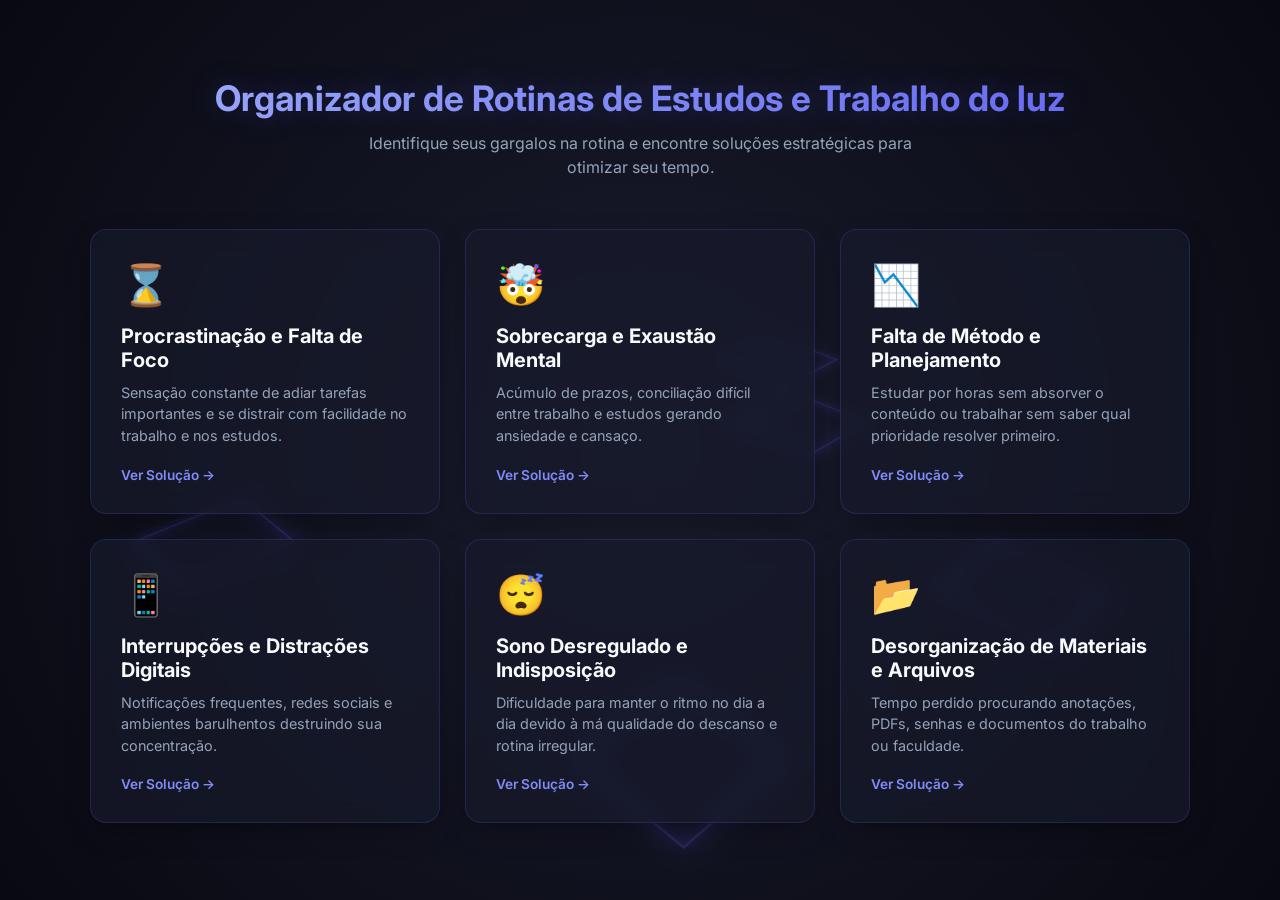
<file: index.html>
<!DOCTYPE html>
<html lang="pt-BR">
<head>
    <meta charset="UTF-8">
    <meta name="viewport" content="width=device-width, initial-scale=1.0">
    <title>Organizador de Rotinas de Estudos e Trabalho do luz</title>
    <link rel="stylesheet" href="style.css">
    <link rel="preconnect" href="https://fonts.googleapis.com">
    <link rel="preconnect" href="https://fonts.gstatic.com" crossorigin>
    <link href="https://fonts.googleapis.com/css2?family=Inter:wght@300;400;600;700&display=swap" rel="stylesheet">
</head>
<body>

    <!-- Fundo Tridimensional -->
    <div class="bg-3d-container">
        <div class="cube-grid">
            <div class="cube"></div>
            <div class="cube"></div>
            <div class="cube"></div>
            <div class="cube"></div>
            <div class="cube"></div>
        </div>
    </div>

    <!-- Conteúdo Principal -->
    <div class="container">
        <header>
            <h1>Organizador de Rotinas de Estudos e Trabalho do luz</h1>
            <p class="subtitle">Identifique seus gargalos na rotina e encontre soluções estratégicas para otimizar seu tempo.</p>
        </header>

        <main class="cards-grid">
            <!-- Card 1 -->
            <div class="card" onclick="window.location.href='procrastinacao-e-foco.html'">
                <div class="card-icon">⌛</div>
                <h3>Procrastinação e Falta de Foco</h3>
                <p>Sensação constante de adiar tarefas importantes e se distrair com facilidade no trabalho e nos estudos.</p>
                <span class="btn-detalhes">Ver Solução &rarr;</span>
            </div>

            <!-- Card 2 -->
            <div class="card" onclick="window.location.href='sobrecarga-e-exaustao.html'">
                <div class="card-icon">🤯</div>
                <h3>Sobrecarga e Exaustão Mental</h3>
                <p>Acúmulo de prazos, conciliação difícil entre trabalho e estudos gerando ansiedade e cansaço.</p>
                <span class="btn-detalhes">Ver Solução &rarr;</span>
            </div>

            <!-- Card 3 -->
            <div class="card" onclick="window.location.href='metodo-e-planejamento.html'">
                <div class="card-icon">📉</div>
                <h3>Falta de Método e Planejamento</h3>
                <p>Estudar por horas sem absorver o conteúdo ou trabalhar sem saber qual prioridade resolver primeiro.</p>
                <span class="btn-detalhes">Ver Solução &rarr;</span>
            </div>

            <!-- Card 4 -->
            <div class="card" onclick="window.location.href='distracoes-digitais.html'">
                <div class="card-icon">📱</div>
                <h3>Interrupções e Distrações Digitais</h3>
                <p>Notificações frequentes, redes sociais e ambientes barulhentos destruindo sua concentração.</p>
                <span class="btn-detalhes">Ver Solução &rarr;</span>
            </div>

            <!-- Card 5 -->
            <div class="card" onclick="window.location.href='sono-e-indisposicao.html'">
                <div class="card-icon">😴</div>
                <h3>Sono Desregulado e Indisposição</h3>
                <p>Dificuldade para manter o ritmo no dia a dia devido à má qualidade do descanso e rotina irregular.</p>
                <span class="btn-detalhes">Ver Solução &rarr;</span>
            </div>

            <!-- Card 6 -->
            <div class="card" onclick="window.location.href='organizacao-de-materiais.html'">
                <div class="card-icon">📂</div>
                <h3>Desorganização de Materiais e Arquivos</h3>
                <p>Tempo perdido procurando anotações, PDFs, senhas e documentos do trabalho ou faculdade.</p>
                <span class="btn-detalhes">Ver Solução &rarr;</span>
            </div>
        </main>
    </div>

</body>
</html>
</file>
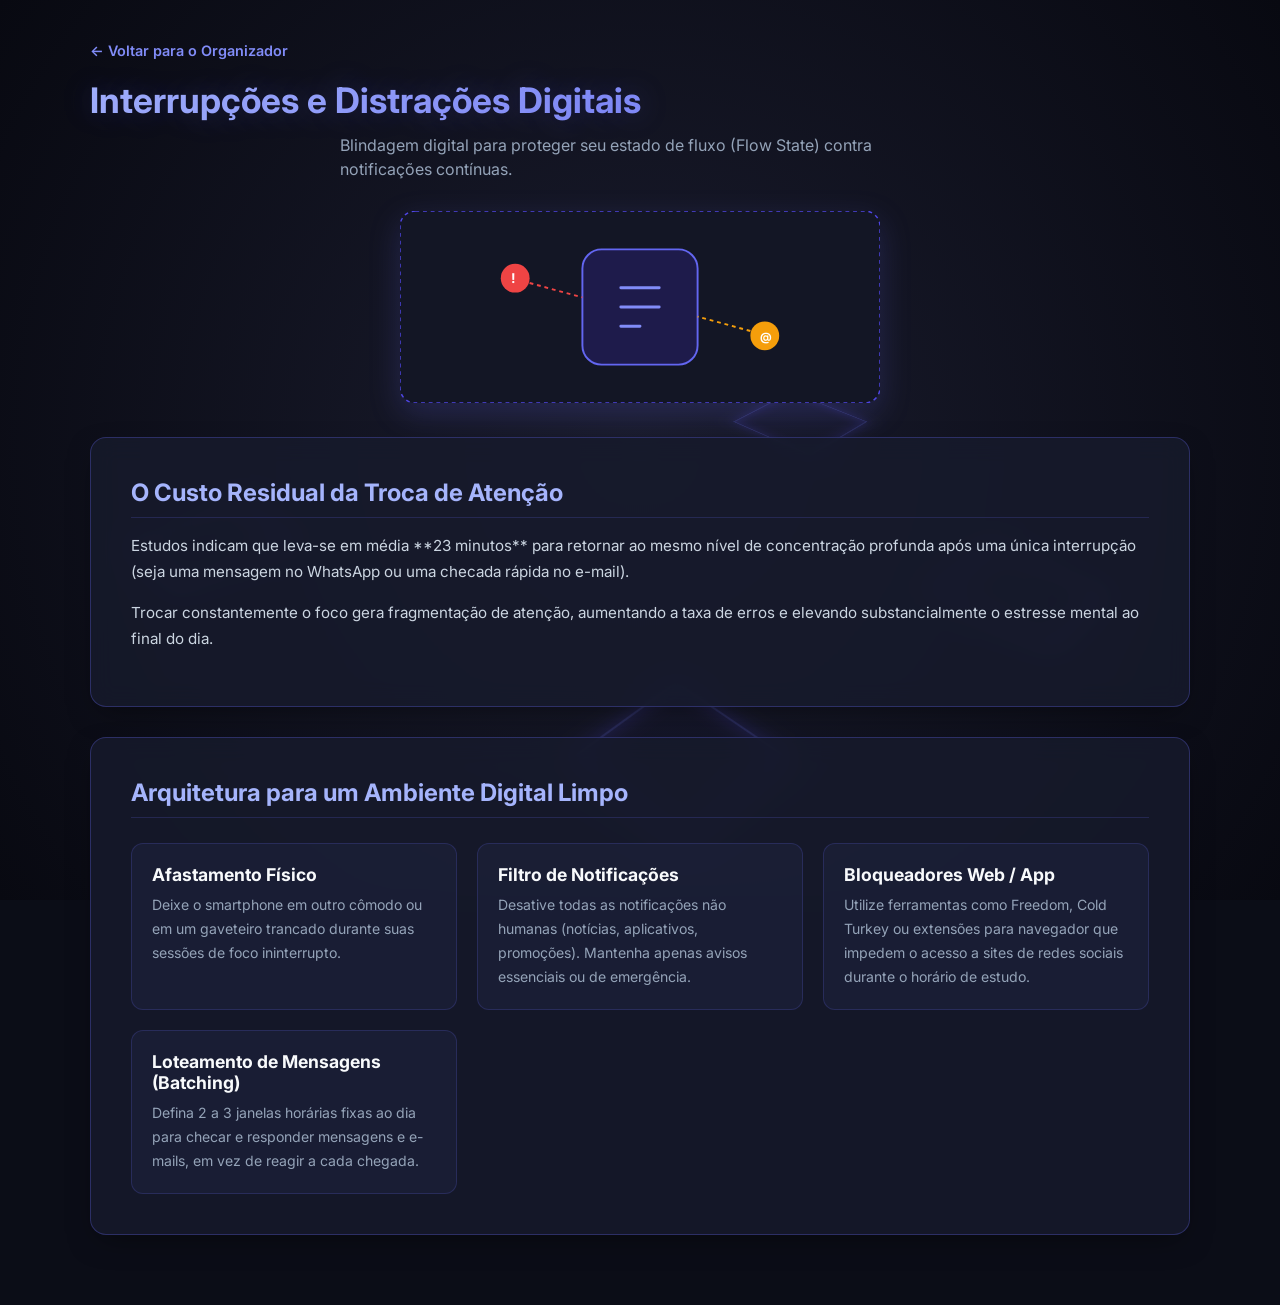
<file: distracoes-digitais.html>
<!DOCTYPE html>
<html lang="pt-BR">
<head>
    <meta charset="UTF-8">
    <meta name="viewport" content="width=device-width, initial-scale=1.0">
    <title>Distrações Digitais | Guia Completo</title>
    <link rel="stylesheet" href="style.css">
    <link rel="preconnect" href="https://fonts.googleapis.com">
    <link rel="preconnect" href="https://fonts.gstatic.com" crossorigin>
    <link href="https://fonts.googleapis.com/css2?family=Inter:wght@300;400;600;700&display=swap" rel="stylesheet">
    <style>
        .page-header { text-align: left; margin-bottom: 30px; }
        .back-link { display: inline-flex; align-items: center; gap: 8px; color: #818cf8; text-decoration: none; font-size: 0.9rem; font-weight: 600; margin-bottom: 20px; transition: color 0.2s; }
        .back-link:hover { color: #c7d2fe; }
        .content-card { background: rgba(23, 27, 44, 0.85); border: 1px solid rgba(99, 102, 241, 0.3); border-radius: 16px; padding: 40px; backdrop-filter: blur(12px); box-shadow: 0 10px 30px -10px rgba(0,0,0,0.5); margin-bottom: 30px; }
        .content-card h2 { color: #a5b4fc; font-size: 1.5rem; margin-bottom: 15px; border-bottom: 1px solid rgba(99, 102, 241, 0.2); padding-bottom: 10px; }
        .content-card p { line-height: 1.7; color: #cbd5e1; margin-bottom: 15px; font-size: 0.95rem; }
        .feature-grid { display: grid; grid-template-columns: repeat(auto-fit, minmax(280px, 1fr)); gap: 20px; margin-top: 25px; }
        .feature-item { background: rgba(30, 36, 62, 0.6); border: 1px solid rgba(99, 102, 241, 0.2); border-radius: 12px; padding: 20px; }
        .feature-item h3 { color: #f8fafc; font-size: 1.1rem; margin-bottom: 8px; }
        .feature-item p { font-size: 0.88rem; color: #94a3b8; margin-bottom: 0; }
        .hero-figure { text-align: center; margin: 30px 0; }
        .hero-figure svg { width: 100%; max-width: 480px; height: auto; filter: drop-shadow(0 10px 15px rgba(99, 102, 241, 0.2)); }
    </style>
</head>
<body>

    <div class="bg-3d-container">
        <div class="cube-grid">
            <div class="cube"></div>
            <div class="cube"></div>
            <div class="cube"></div>
            <div class="cube"></div>
            <div class="cube"></div>
        </div>
    </div>

    <div class="container">
        <header class="page-header">
            <a href="index.html" class="back-link">&larr; Voltar para o Organizador</a>
            <h1>Interrupções e Distrações Digitais</h1>
            <p class="subtitle">Blindagem digital para proteger seu estado de fluxo (Flow State) contra notificações contínuas.</p>
        </header>

        <!-- FIGURA VETORIAL ILUSTRATIVA -->
        <div class="hero-figure">
            <svg viewBox="0 0 500 200" fill="none" xmlns="http://www.w3.org/2000/svg">
                <rect width="500" height="200" rx="16" fill="#131625" stroke="#4F46E5" stroke-width="1.5" stroke-dasharray="4 4"/>
                <rect x="190" y="40" width="120" height="120" rx="20" fill="#1E1B4B" stroke="#6366F1" stroke-width="2"/>
                <path d="M230 80H270M230 100H270M230 120H250" stroke="#818CF8" stroke-width="3" stroke-linecap="round"/>
                
                <circle cx="120" cy="70" r="15" fill="#EF4444"/>
                <text x="116" y="75" fill="#FFF" font-family="sans-serif" font-size="14" font-weight="bold">!</text>
                <path d="M135 75L190 90" stroke="#EF4444" stroke-width="2" stroke-dasharray="4 4"/>

                <circle cx="380" cy="130" r="15" fill="#F59E0B"/>
                <text x="375" y="135" fill="#FFF" font-family="sans-serif" font-size="12" font-weight="bold">@</text>
                <path d="M365 125L310 110" stroke="#F59E0B" stroke-width="2" stroke-dasharray="4 4"/>
            </svg>
        </div>

        <main>
            <section class="content-card">
                <h2>O Custo Residual da Troca de Atenção</h2>
                <p>Estudos indicam que leva-se em média **23 minutos** para retornar ao mesmo nível de concentração profunda após uma única interrupção (seja uma mensagem no WhatsApp ou uma checada rápida no e-mail).</p>
                <p>Trocar constantemente o foco gera fragmentação de atenção, aumentando a taxa de erros e elevando substancialmente o estresse mental ao final do dia.</p>
            </section>

            <section class="content-card">
                <h2>Arquitetura para um Ambiente Digital Limpo</h2>
                <div class="feature-grid">
                    <div class="feature-item">
                        <h3>Afastamento Físico</h3>
                        <p>Deixe o smartphone em outro cômodo ou em um gaveteiro trancado durante suas sessões de foco ininterrupto.</p>
                    </div>
                    <div class="feature-item">
                        <h3>Filtro de Notificações</h3>
                        <p>Desative todas as notificações não humanas (notícias, aplicativos, promoções). Mantenha apenas avisos essenciais ou de emergência.</p>
                    </div>
                    <div class="feature-item">
                        <h3>Bloqueadores Web / App</h3>
                        <p>Utilize ferramentas como Freedom, Cold Turkey ou extensões para navegador que impedem o acesso a sites de redes sociais durante o horário de estudo.</p>
                    </div>
                    <div class="feature-item">
                        <h3>Loteamento de Mensagens (Batching)</h3>
                        <p>Defina 2 a 3 janelas horárias fixas ao dia para checar e responder mensagens e e-mails, em vez de reagir a cada chegada.</p>
                    </div>
                </div>
            </section>
        </main>
    </div>

</body>
</html>
</file>
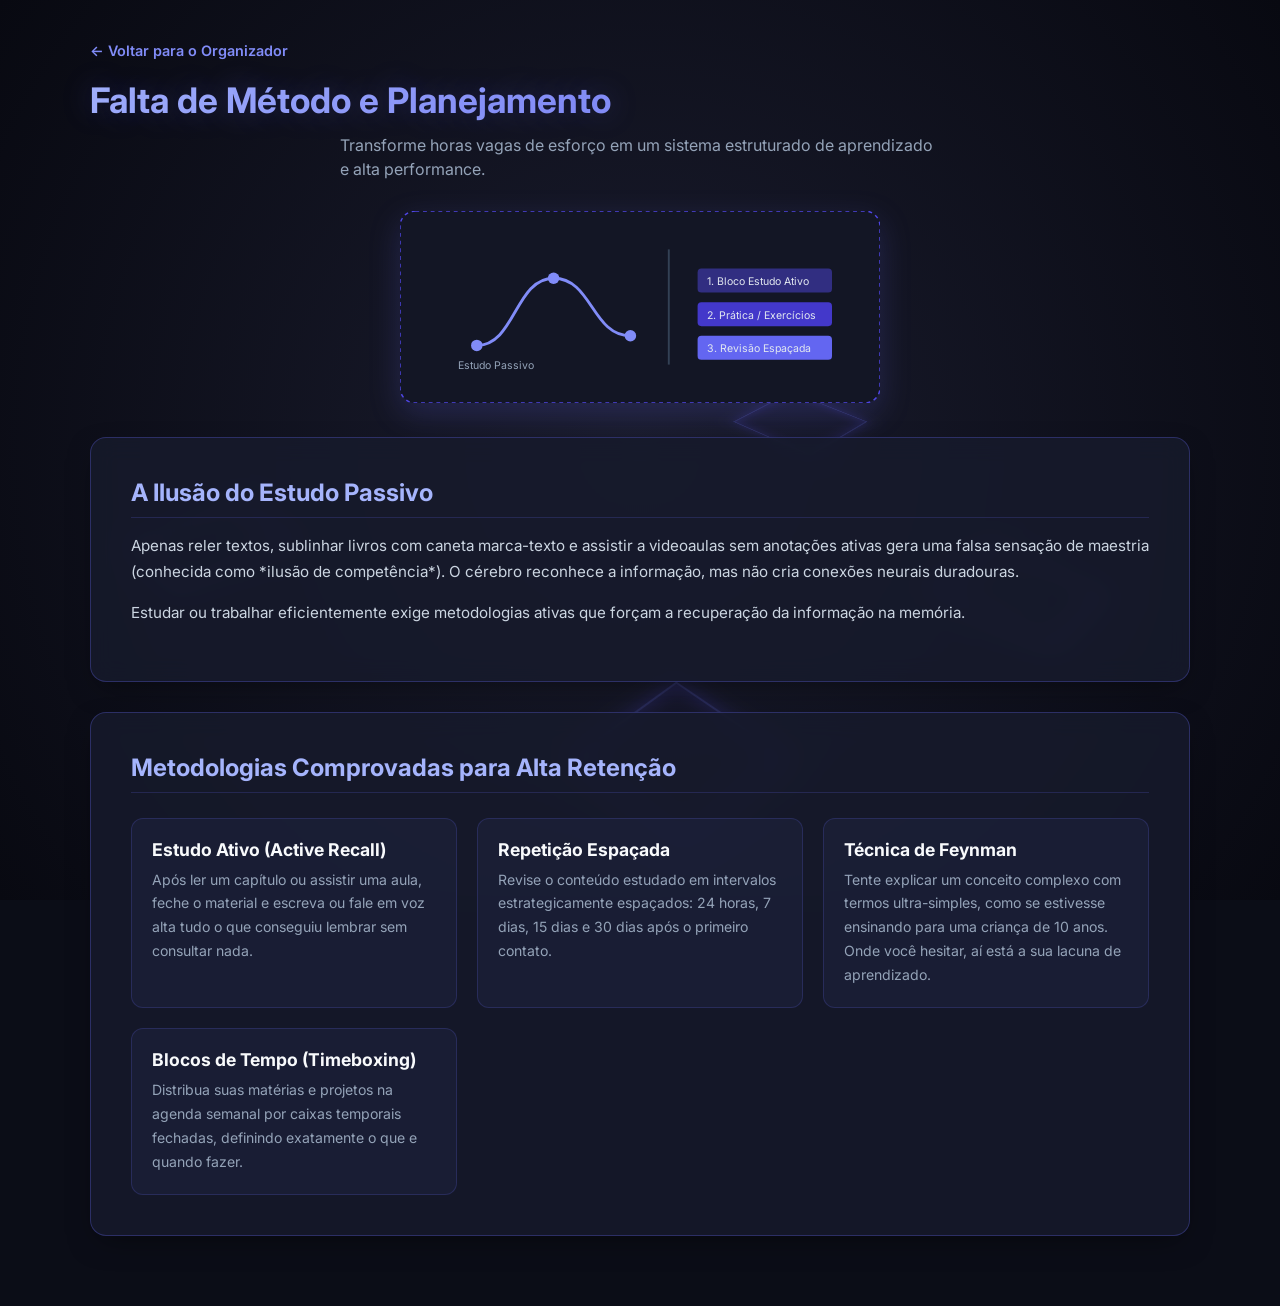
<file: metodo-e-planejamento.html>
<!DOCTYPE html>
<html lang="pt-BR">
<head>
    <meta charset="UTF-8">
    <meta name="viewport" content="width=device-width, initial-scale=1.0">
    <title>Método e Planejamento | Guia Completo</title>
    <link rel="stylesheet" href="style.css">
    <link rel="preconnect" href="https://fonts.googleapis.com">
    <link rel="preconnect" href="https://fonts.gstatic.com" crossorigin>
    <link href="https://fonts.googleapis.com/css2?family=Inter:wght@300;400;600;700&display=swap" rel="stylesheet">
    <style>
        .page-header { text-align: left; margin-bottom: 30px; }
        .back-link { display: inline-flex; align-items: center; gap: 8px; color: #818cf8; text-decoration: none; font-size: 0.9rem; font-weight: 600; margin-bottom: 20px; transition: color 0.2s; }
        .back-link:hover { color: #c7d2fe; }
        .content-card { background: rgba(23, 27, 44, 0.85); border: 1px solid rgba(99, 102, 241, 0.3); border-radius: 16px; padding: 40px; backdrop-filter: blur(12px); box-shadow: 0 10px 30px -10px rgba(0,0,0,0.5); margin-bottom: 30px; }
        .content-card h2 { color: #a5b4fc; font-size: 1.5rem; margin-bottom: 15px; border-bottom: 1px solid rgba(99, 102, 241, 0.2); padding-bottom: 10px; }
        .content-card p { line-height: 1.7; color: #cbd5e1; margin-bottom: 15px; font-size: 0.95rem; }
        .feature-grid { display: grid; grid-template-columns: repeat(auto-fit, minmax(280px, 1fr)); gap: 20px; margin-top: 25px; }
        .feature-item { background: rgba(30, 36, 62, 0.6); border: 1px solid rgba(99, 102, 241, 0.2); border-radius: 12px; padding: 20px; }
        .feature-item h3 { color: #f8fafc; font-size: 1.1rem; margin-bottom: 8px; }
        .feature-item p { font-size: 0.88rem; color: #94a3b8; margin-bottom: 0; }
        .hero-figure { text-align: center; margin: 30px 0; }
        .hero-figure svg { width: 100%; max-width: 480px; height: auto; filter: drop-shadow(0 10px 15px rgba(99, 102, 241, 0.2)); }
    </style>
</head>
<body>

    <div class="bg-3d-container">
        <div class="cube-grid">
            <div class="cube"></div>
            <div class="cube"></div>
            <div class="cube"></div>
            <div class="cube"></div>
            <div class="cube"></div>
        </div>
    </div>

    <div class="container">
        <header class="page-header">
            <a href="index.html" class="back-link">&larr; Voltar para o Organizador</a>
            <h1>Falta de Método e Planejamento</h1>
            <p class="subtitle">Transforme horas vagas de esforço em um sistema estruturado de aprendizado e alta performance.</p>
        </header>

        <!-- FIGURA VETORIAL ILUSTRATIVA -->
        <div class="hero-figure">
            <svg viewBox="0 0 500 200" fill="none" xmlns="http://www.w3.org/2000/svg">
                <rect width="500" height="200" rx="16" fill="#131625" stroke="#4F46E5" stroke-width="1.5" stroke-dasharray="4 4"/>
                <path d="M80 140C120 140 120 70 160 70C200 70 200 130 240 130" stroke="#818CF8" stroke-width="3" fill="none"/>
                <circle cx="80" cy="140" r="6" fill="#818CF8"/>
                <circle cx="160" cy="70" r="6" fill="#818CF8"/>
                <circle cx="240" cy="130" r="6" fill="#818CF8"/>
                <text x="60" y="165" fill="#94A3B8" font-family="sans-serif" font-size="11">Estudo Passivo</text>
                
                <line x1="280" y1="40" x2="280" y2="160" stroke="#334155" stroke-width="2"/>
                
                <rect x="310" y="60" width="140" height="25" rx="4" fill="#312E81"/>
                <rect x="310" y="95" width="140" height="25" rx="4" fill="#4338CA"/>
                <rect x="310" y="130" width="140" height="25" rx="4" fill="#6366F1"/>
                <text x="320" y="77" fill="#E2E8F0" font-family="sans-serif" font-size="11">1. Bloco Estudo Ativo</text>
                <text x="320" y="112" fill="#E2E8F0" font-family="sans-serif" font-size="11">2. Prática / Exercícios</text>
                <text x="320" y="147" fill="#E2E8F0" font-family="sans-serif" font-size="11">3. Revisão Espaçada</text>
            </svg>
        </div>

        <main>
            <section class="content-card">
                <h2>A Ilusão do Estudo Passivo</h2>
                <p>Apenas reler textos, sublinhar livros com caneta marca-texto e assistir a videoaulas sem anotações ativas gera uma falsa sensação de maestria (conhecida como *ilusão de competência*). O cérebro reconhece a informação, mas não cria conexões neurais duradouras.</p>
                <p>Estudar ou trabalhar eficientemente exige metodologias ativas que forçam a recuperação da informação na memória.</p>
            </section>

            <section class="content-card">
                <h2>Metodologias Comprovadas para Alta Retenção</h2>
                <div class="feature-grid">
                    <div class="feature-item">
                        <h3>Estudo Ativo (Active Recall)</h3>
                        <p>Após ler um capítulo ou assistir uma aula, feche o material e escreva ou fale em voz alta tudo o que conseguiu lembrar sem consultar nada.</p>
                    </div>
                    <div class="feature-item">
                        <h3>Repetição Espaçada</h3>
                        <p>Revise o conteúdo estudado em intervalos estrategicamente espaçados: 24 horas, 7 dias, 15 dias e 30 dias após o primeiro contato.</p>
                    </div>
                    <div class="feature-item">
                        <h3>Técnica de Feynman</h3>
                        <p>Tente explicar um conceito complexo com termos ultra-simples, como se estivesse ensinando para uma criança de 10 anos. Onde você hesitar, aí está a sua lacuna de aprendizado.</p>
                    </div>
                    <div class="feature-item">
                        <h3>Blocos de Tempo (Timeboxing)</h3>
                        <p>Distribua suas matérias e projetos na agenda semanal por caixas temporais fechadas, definindo exatamente o que e quando fazer.</p>
                    </div>
                </div>
            </section>
        </main>
    </div>

</body>
</html>
</file>
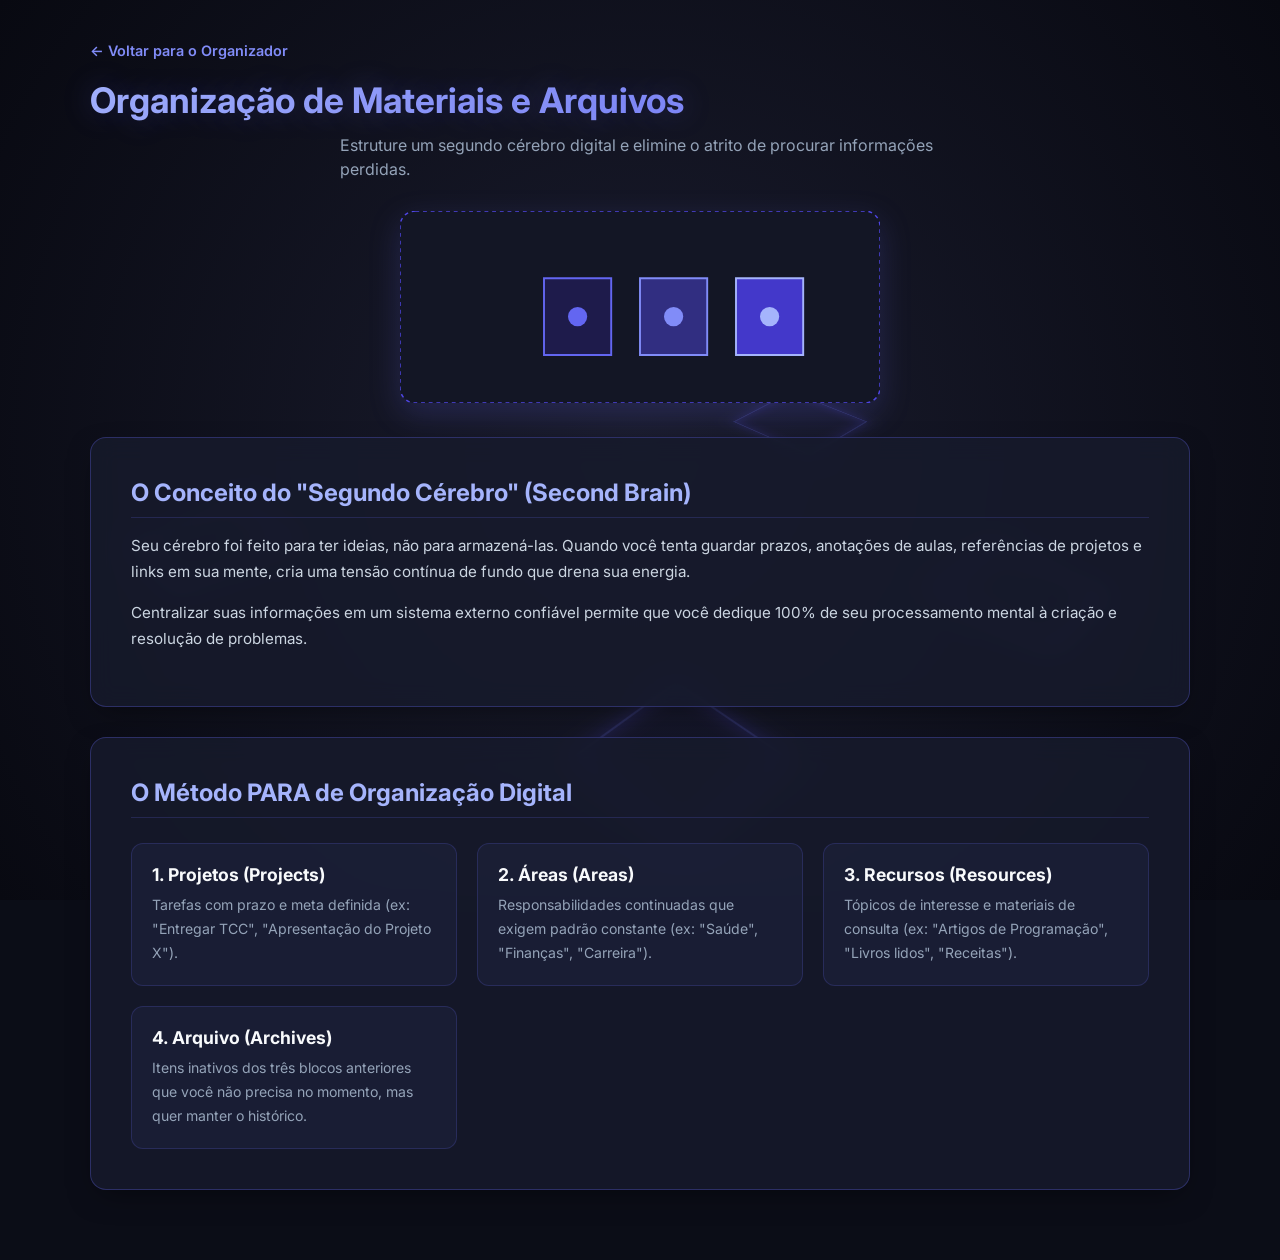
<file: organizacao-de-materiais.html>
<!DOCTYPE html>
<html lang="pt-BR">
<head>
    <meta charset="UTF-8">
    <meta name="viewport" content="width=device-width, initial-scale=1.0">
    <title>Organização de Materiais e Arquivos | Guia Completo</title>
    <link rel="stylesheet" href="style.css">
    <link rel="preconnect" href="https://fonts.googleapis.com">
    <link rel="preconnect" href="https://fonts.gstatic.com" crossorigin>
    <link href="https://fonts.googleapis.com/css2?family=Inter:wght@300;400;600;700&display=swap" rel="stylesheet">
    <style>
        .page-header { text-align: left; margin-bottom: 30px; }
        .back-link { display: inline-flex; align-items: center; gap: 8px; color: #818cf8; text-decoration: none; font-size: 0.9rem; font-weight: 600; margin-bottom: 20px; transition: color 0.2s; }
        .back-link:hover { color: #c7d2fe; }
        .content-card { background: rgba(23, 27, 44, 0.85); border: 1px solid rgba(99, 102, 241, 0.3); border-radius: 16px; padding: 40px; backdrop-filter: blur(12px); box-shadow: 0 10px 30px -10px rgba(0,0,0,0.5); margin-bottom: 30px; }
        .content-card h2 { color: #a5b4fc; font-size: 1.5rem; margin-bottom: 15px; border-bottom: 1px solid rgba(99, 102, 241, 0.2); padding-bottom: 10px; }
        .content-card p { line-height: 1.7; color: #cbd5e1; margin-bottom: 15px; font-size: 0.95rem; }
        .feature-grid { display: grid; grid-template-columns: repeat(auto-fit, minmax(280px, 1fr)); gap: 20px; margin-top: 25px; }
        .feature-item { background: rgba(30, 36, 62, 0.6); border: 1px solid rgba(99, 102, 241, 0.2); border-radius: 12px; padding: 20px; }
        .feature-item h3 { color: #f8fafc; font-size: 1.1rem; margin-bottom: 8px; }
        .feature-item p { font-size: 0.88rem; color: #94a3b8; margin-bottom: 0; }
        .hero-figure { text-align: center; margin: 30px 0; }
        .hero-figure svg { width: 100%; max-width: 480px; height: auto; filter: drop-shadow(0 10px 15px rgba(99, 102, 241, 0.2)); }
    </style>
</head>
<body>

    <div class="bg-3d-container">
        <div class="cube-grid">
            <div class="cube"></div>
            <div class="cube"></div>
            <div class="cube"></div>
            <div class="cube"></div>
            <div class="cube"></div>
        </div>
    </div>

    <div class="container">
        <header class="page-header">
            <a href="index.html" class="back-link">&larr; Voltar para o Organizador</a>
            <h1>Organização de Materiais e Arquivos</h1>
            <p class="subtitle">Estruture um segundo cérebro digital e elimine o atrito de procurar informações perdidas.</p>
        </header>

        <!-- FIGURA VETORIAL ILUSTRATIVA -->
        <div class="hero-figure">
            <svg viewBox="0 0 500 200" fill="none" xmlns="http://www.w3.org/2000/svg">
                <rect width="500" height="200" rx="16" fill="#131625" stroke="#4F46E5" stroke-width="1.5" stroke-dasharray="4 4"/>
                <path d="M150 70H220V150H150V70Z" fill="#1E1B4B" stroke="#6366F1" stroke-width="2"/>
                <path d="M250 70H320V150H250V70Z" fill="#312E81" stroke="#818CF8" stroke-width="2"/>
                <path d="M350 70H420V150H350V70Z" fill="#4338CA" stroke="#A5B4FC" stroke-width="2"/>
                <circle cx="185" cy="110" r="10" fill="#6366F1"/>
                <circle cx="285" cy="110" r="10" fill="#818CF8"/>
                <circle cx="385" cy="110" r="10" fill="#A5B4FC"/>
            </svg>
        </div>

        <main>
            <section class="content-card">
                <h2>O Conceito do "Segundo Cérebro" (Second Brain)</h2>
                <p>Seu cérebro foi feito para ter ideias, não para armazená-las. Quando você tenta guardar prazos, anotações de aulas, referências de projetos e links em sua mente, cria uma tensão contínua de fundo que drena sua energia.</p>
                <p>Centralizar suas informações em um sistema externo confiável permite que você dedique 100% de seu processamento mental à criação e resolução de problemas.</p>
            </section>

            <section class="content-card">
                <h2>O Método PARA de Organização Digital</h2>
                <div class="feature-grid">
                    <div class="feature-item">
                        <h3>1. Projetos (Projects)</h3>
                        <p>Tarefas com prazo e meta definida (ex: "Entregar TCC", "Apresentação do Projeto X").</p>
                    </div>
                    <div class="feature-item">
                        <h3>2. Áreas (Areas)</h3>
                        <p>Responsabilidades continuadas que exigem padrão constante (ex: "Saúde", "Finanças", "Carreira").</p>
                    </div>
                    <div class="feature-item">
                        <h3>3. Recursos (Resources)</h3>
                        <p>Tópicos de interesse e materiais de consulta (ex: "Artigos de Programação", "Livros lidos", "Receitas").</p>
                    </div>
                    <div class="feature-item">
                        <h3>4. Arquivo (Archives)</h3>
                        <p>Itens inativos dos três blocos anteriores que você não precisa no momento, mas quer manter o histórico.</p>
                    </div>
                </div>
            </section>
        </main>
    </div>

</body>
</html>
</file>
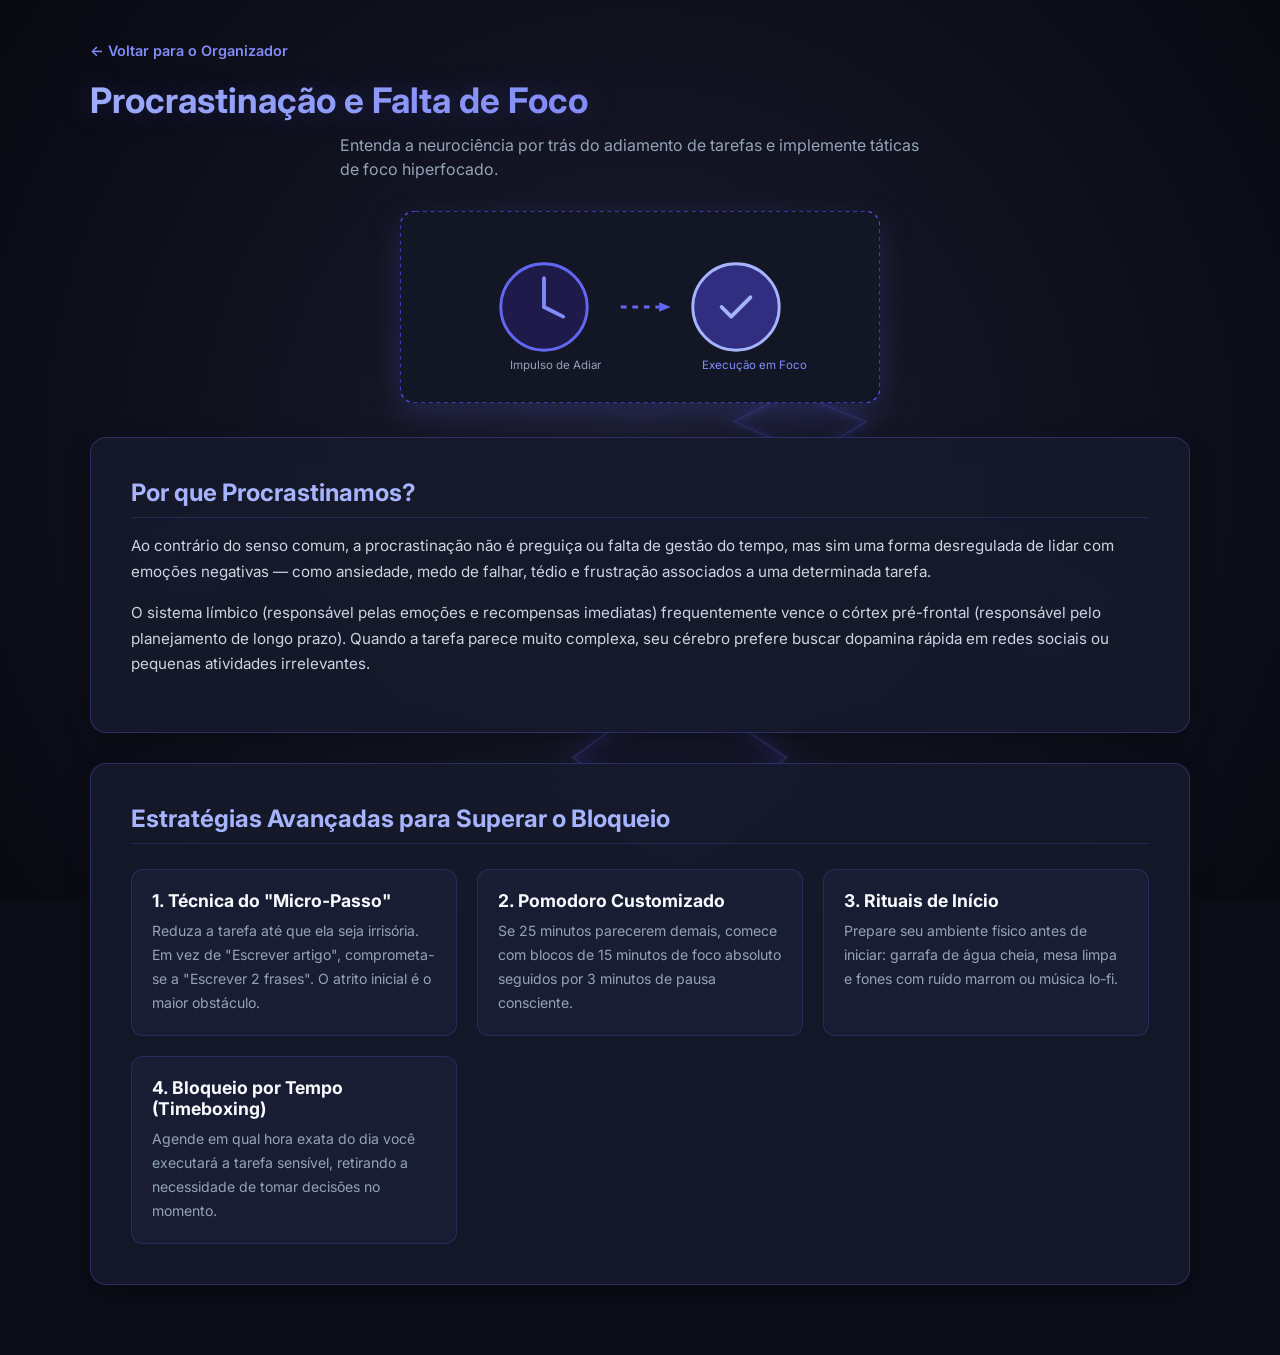
<file: procrastinacao-e-foco.html>
<!DOCTYPE html>
<html lang="pt-BR">
<head>
    <meta charset="UTF-8">
    <meta name="viewport" content="width=device-width, initial-scale=1.0">
    <title>Procrastinação e Falta de Foco | Guia Completo</title>
    <link rel="stylesheet" href="style.css">
    <link rel="preconnect" href="https://fonts.googleapis.com">
    <link rel="preconnect" href="https://fonts.gstatic.com" crossorigin>
    <link href="https://fonts.googleapis.com/css2?family=Inter:wght@300;400;600;700&display=swap" rel="stylesheet">
    <style>
        .page-header { text-align: left; margin-bottom: 30px; }
        .back-link { display: inline-flex; align-items: center; gap: 8px; color: #818cf8; text-decoration: none; font-size: 0.9rem; font-weight: 600; margin-bottom: 20px; transition: color 0.2s; }
        .back-link:hover { color: #c7d2fe; }
        .content-card { background: rgba(23, 27, 44, 0.85); border: 1px solid rgba(99, 102, 241, 0.3); border-radius: 16px; padding: 40px; backdrop-filter: blur(12px); box-shadow: 0 10px 30px -10px rgba(0,0,0,0.5); margin-bottom: 30px; }
        .content-card h2 { color: #a5b4fc; font-size: 1.5rem; margin-bottom: 15px; border-bottom: 1px solid rgba(99, 102, 241, 0.2); padding-bottom: 10px; }
        .content-card p { line-height: 1.7; color: #cbd5e1; margin-bottom: 15px; font-size: 0.95rem; }
        .feature-grid { display: grid; grid-template-columns: repeat(auto-fit, minmax(280px, 1fr)); gap: 20px; margin-top: 25px; }
        .feature-item { background: rgba(30, 36, 62, 0.6); border: 1px solid rgba(99, 102, 241, 0.2); border-radius: 12px; padding: 20px; }
        .feature-item h3 { color: #f8fafc; font-size: 1.1rem; margin-bottom: 8px; }
        .feature-item p { font-size: 0.88rem; color: #94a3b8; margin-bottom: 0; }
        .hero-figure { text-align: center; margin: 30px 0; }
        .hero-figure svg { width: 100%; max-width: 480px; height: auto; filter: drop-shadow(0 10px 15px rgba(99, 102, 241, 0.2)); }
    </style>
</head>
<body>

    <div class="bg-3d-container">
        <div class="cube-grid">
            <div class="cube"></div>
            <div class="cube"></div>
            <div class="cube"></div>
            <div class="cube"></div>
            <div class="cube"></div>
        </div>
    </div>

    <div class="container">
        <header class="page-header">
            <a href="index.html" class="back-link">&larr; Voltar para o Organizador</a>
            <h1>Procrastinação e Falta de Foco</h1>
            <p class="subtitle">Entenda a neurociência por trás do adiamento de tarefas e implemente táticas de foco hiperfocado.</p>
        </header>

        <!-- FIGURA VETORIAL ILUSTRATIVA -->
        <div class="hero-figure">
            <svg viewBox="0 0 500 200" fill="none" xmlns="http://www.w3.org/2000/svg">
                <rect width="500" height="200" rx="16" fill="#131625" stroke="#4F46E5" stroke-width="1.5" stroke-dasharray="4 4"/>
                <circle cx="150" cy="100" r="45" fill="#1E1B4B" stroke="#6366F1" stroke-width="3"/>
                <path d="M150 70V100L170 110" stroke="#818CF8" stroke-width="4" stroke-linecap="round"/>
                <path d="M230 100H270" stroke="#6366F1" stroke-width="3" stroke-dasharray="6 6"/>
                <polygon points="270,95 282,100 270,105" fill="#6366F1"/>
                <circle cx="350" cy="100" r="45" fill="#312E81" stroke="#A5B4FC" stroke-width="3"/>
                <path d="M335 100L345 110L365 90" stroke="#A5B4FC" stroke-width="4" stroke-linecap="round" stroke-linejoin="round"/>
                <text x="115" y="165" fill="#94A3B8" font-family="sans-serif" font-size="12">Impulso de Adiar</text>
                <text x="315" y="165" fill="#818CF8" font-family="sans-serif" font-size="12">Execução em Foco</text>
            </svg>
        </div>

        <main>
            <section class="content-card">
                <h2>Por que Procrastinamos?</h2>
                <p>Ao contrário do senso comum, a procrastinação não é preguiça ou falta de gestão do tempo, mas sim uma forma desregulada de lidar com emoções negativas — como ansiedade, medo de falhar, tédio e frustração associados a uma determinada tarefa.</p>
                <p>O sistema límbico (responsável pelas emoções e recompensas imediatas) frequentemente vence o córtex pré-frontal (responsável pelo planejamento de longo prazo). Quando a tarefa parece muito complexa, seu cérebro prefere buscar dopamina rápida em redes sociais ou pequenas atividades irrelevantes.</p>
            </section>

            <section class="content-card">
                <h2>Estratégias Avançadas para Superar o Bloqueio</h2>
                <div class="feature-grid">
                    <div class="feature-item">
                        <h3>1. Técnica do "Micro-Passo"</h3>
                        <p>Reduza a tarefa até que ela seja irrisória. Em vez de "Escrever artigo", comprometa-se a "Escrever 2 frases". O atrito inicial é o maior obstáculo.</p>
                    </div>
                    <div class="feature-item">
                        <h3>2. Pomodoro Customizado</h3>
                        <p>Se 25 minutos parecerem demais, comece com blocos de 15 minutos de foco absoluto seguidos por 3 minutos de pausa consciente.</p>
                    </div>
                    <div class="feature-item">
                        <h3>3. Rituais de Início</h3>
                        <p>Prepare seu ambiente físico antes de iniciar: garrafa de água cheia, mesa limpa e fones com ruído marrom ou música lo-fi.</p>
                    </div>
                    <div class="feature-item">
                        <h3>4. Bloqueio por Tempo (Timeboxing)</h3>
                        <p>Agende em qual hora exata do dia você executará a tarefa sensível, retirando a necessidade de tomar decisões no momento.</p>
                    </div>
                </div>
            </section>
        </main>
    </div>

</body>
</html>
</file>
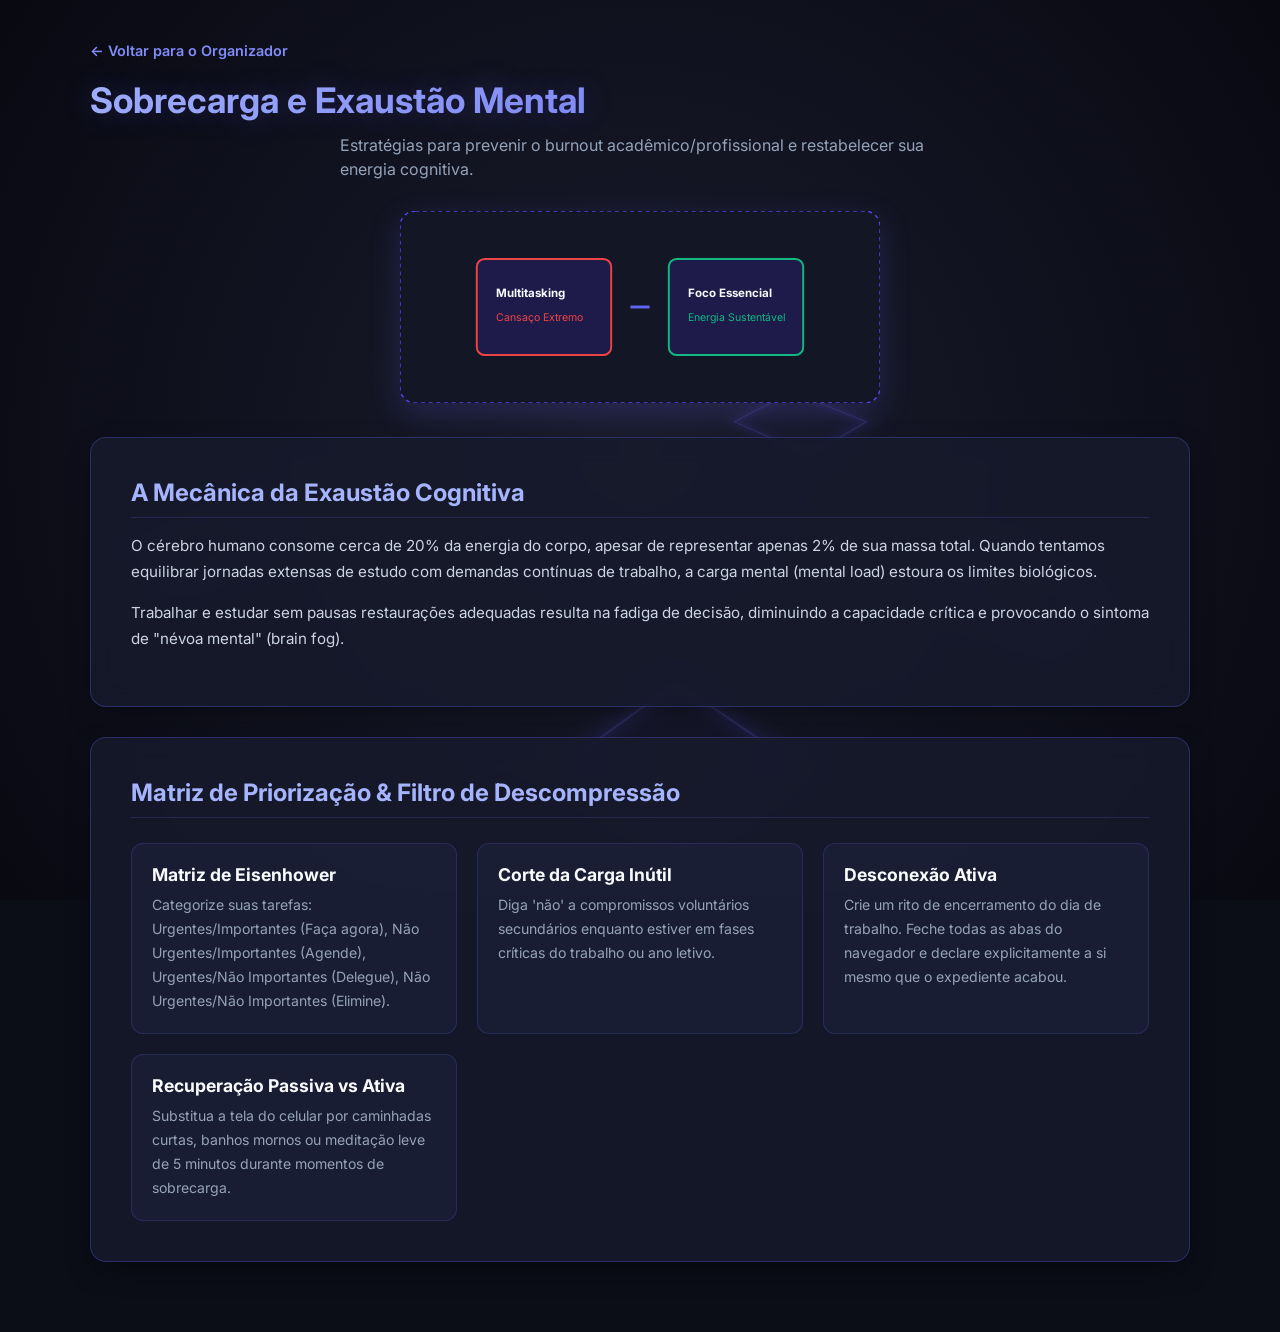
<file: sobrecarga-e-exaustao.html>
<!DOCTYPE html>
<html lang="pt-BR">
<head>
    <meta charset="UTF-8">
    <meta name="viewport" content="width=device-width, initial-scale=1.0">
    <title>Sobrecarga e Exaustão Mental | Guia Completo</title>
    <link rel="stylesheet" href="style.css">
    <link rel="preconnect" href="https://fonts.googleapis.com">
    <link rel="preconnect" href="https://fonts.gstatic.com" crossorigin>
    <link href="https://fonts.googleapis.com/css2?family=Inter:wght@300;400;600;700&display=swap" rel="stylesheet">
    <style>
        .page-header { text-align: left; margin-bottom: 30px; }
        .back-link { display: inline-flex; align-items: center; gap: 8px; color: #818cf8; text-decoration: none; font-size: 0.9rem; font-weight: 600; margin-bottom: 20px; transition: color 0.2s; }
        .back-link:hover { color: #c7d2fe; }
        .content-card { background: rgba(23, 27, 44, 0.85); border: 1px solid rgba(99, 102, 241, 0.3); border-radius: 16px; padding: 40px; backdrop-filter: blur(12px); box-shadow: 0 10px 30px -10px rgba(0,0,0,0.5); margin-bottom: 30px; }
        .content-card h2 { color: #a5b4fc; font-size: 1.5rem; margin-bottom: 15px; border-bottom: 1px solid rgba(99, 102, 241, 0.2); padding-bottom: 10px; }
        .content-card p { line-height: 1.7; color: #cbd5e1; margin-bottom: 15px; font-size: 0.95rem; }
        .feature-grid { display: grid; grid-template-columns: repeat(auto-fit, minmax(280px, 1fr)); gap: 20px; margin-top: 25px; }
        .feature-item { background: rgba(30, 36, 62, 0.6); border: 1px solid rgba(99, 102, 241, 0.2); border-radius: 12px; padding: 20px; }
        .feature-item h3 { color: #f8fafc; font-size: 1.1rem; margin-bottom: 8px; }
        .feature-item p { font-size: 0.88rem; color: #94a3b8; margin-bottom: 0; }
        .hero-figure { text-align: center; margin: 30px 0; }
        .hero-figure svg { width: 100%; max-width: 480px; height: auto; filter: drop-shadow(0 10px 15px rgba(99, 102, 241, 0.2)); }
    </style>
</head>
<body>

    <div class="bg-3d-container">
        <div class="cube-grid">
            <div class="cube"></div>
            <div class="cube"></div>
            <div class="cube"></div>
            <div class="cube"></div>
            <div class="cube"></div>
        </div>
    </div>

    <div class="container">
        <header class="page-header">
            <a href="index.html" class="back-link">&larr; Voltar para o Organizador</a>
            <h1>Sobrecarga e Exaustão Mental</h1>
            <p class="subtitle">Estratégias para prevenir o burnout acadêmico/profissional e restabelecer sua energia cognitiva.</p>
        </header>

        <!-- FIGURA VETORIAL ILUSTRATIVA -->
        <div class="hero-figure">
            <svg viewBox="0 0 500 200" fill="none" xmlns="http://www.w3.org/2000/svg">
                <rect width="500" height="200" rx="16" fill="#131625" stroke="#4F46E5" stroke-width="1.5" stroke-dasharray="4 4"/>
                <rect x="80" y="50" width="140" height="100" rx="8" fill="#1E1B4B" stroke="#EF4444" stroke-width="2"/>
                <text x="100" y="90" fill="#F8FAFC" font-family="sans-serif" font-size="12" font-weight="bold">Multitasking</text>
                <text x="100" y="115" fill="#EF4444" font-family="sans-serif" font-size="11">Cansaço Extremo</text>
                
                <path d="M240 100H260" stroke="#6366F1" stroke-width="3"/>
                
                <rect x="280" y="50" width="140" height="100" rx="8" fill="#1E1B4B" stroke="#10B981" stroke-width="2"/>
                <text x="300" y="90" fill="#F8FAFC" font-family="sans-serif" font-size="12" font-weight="bold">Foco Essencial</text>
                <text x="300" y="115" fill="#10B981" font-family="sans-serif" font-size="11">Energia Sustentável</text>
            </svg>
        </div>

        <main>
            <section class="content-card">
                <h2>A Mecânica da Exaustão Cognitiva</h2>
                <p>O cérebro humano consome cerca de 20% da energia do corpo, apesar de representar apenas 2% de sua massa total. Quando tentamos equilibrar jornadas extensas de estudo com demandas contínuas de trabalho, a carga mental (mental load) estoura os limites biológicos.</p>
                <p>Trabalhar e estudar sem pausas restaurações adequadas resulta na fadiga de decisão, diminuindo a capacidade crítica e provocando o sintoma de "névoa mental" (brain fog).</p>
            </section>

            <section class="content-card">
                <h2>Matriz de Priorização & Filtro de Descompressão</h2>
                <div class="feature-grid">
                    <div class="feature-item">
                        <h3>Matriz de Eisenhower</h3>
                        <p>Categorize suas tarefas: Urgentes/Importantes (Faça agora), Não Urgentes/Importantes (Agende), Urgentes/Não Importantes (Delegue), Não Urgentes/Não Importantes (Elimine).</p>
                    </div>
                    <div class="feature-item">
                        <h3>Corte da Carga Inútil</h3>
                        <p>Diga 'não' a compromissos voluntários secundários enquanto estiver em fases críticas do trabalho ou ano letivo.</p>
                    </div>
                    <div class="feature-item">
                        <h3>Desconexão Ativa</h3>
                        <p>Crie um rito de encerramento do dia de trabalho. Feche todas as abas do navegador e declare explicitamente a si mesmo que o expediente acabou.</p>
                    </div>
                    <div class="feature-item">
                        <h3>Recuperação Passiva vs Ativa</h3>
                        <p>Substitua a tela do celular por caminhadas curtas, banhos mornos ou meditação leve de 5 minutos durante momentos de sobrecarga.</p>
                    </div>
                </div>
            </section>
        </main>
    </div>

</body>
</html>
</file>
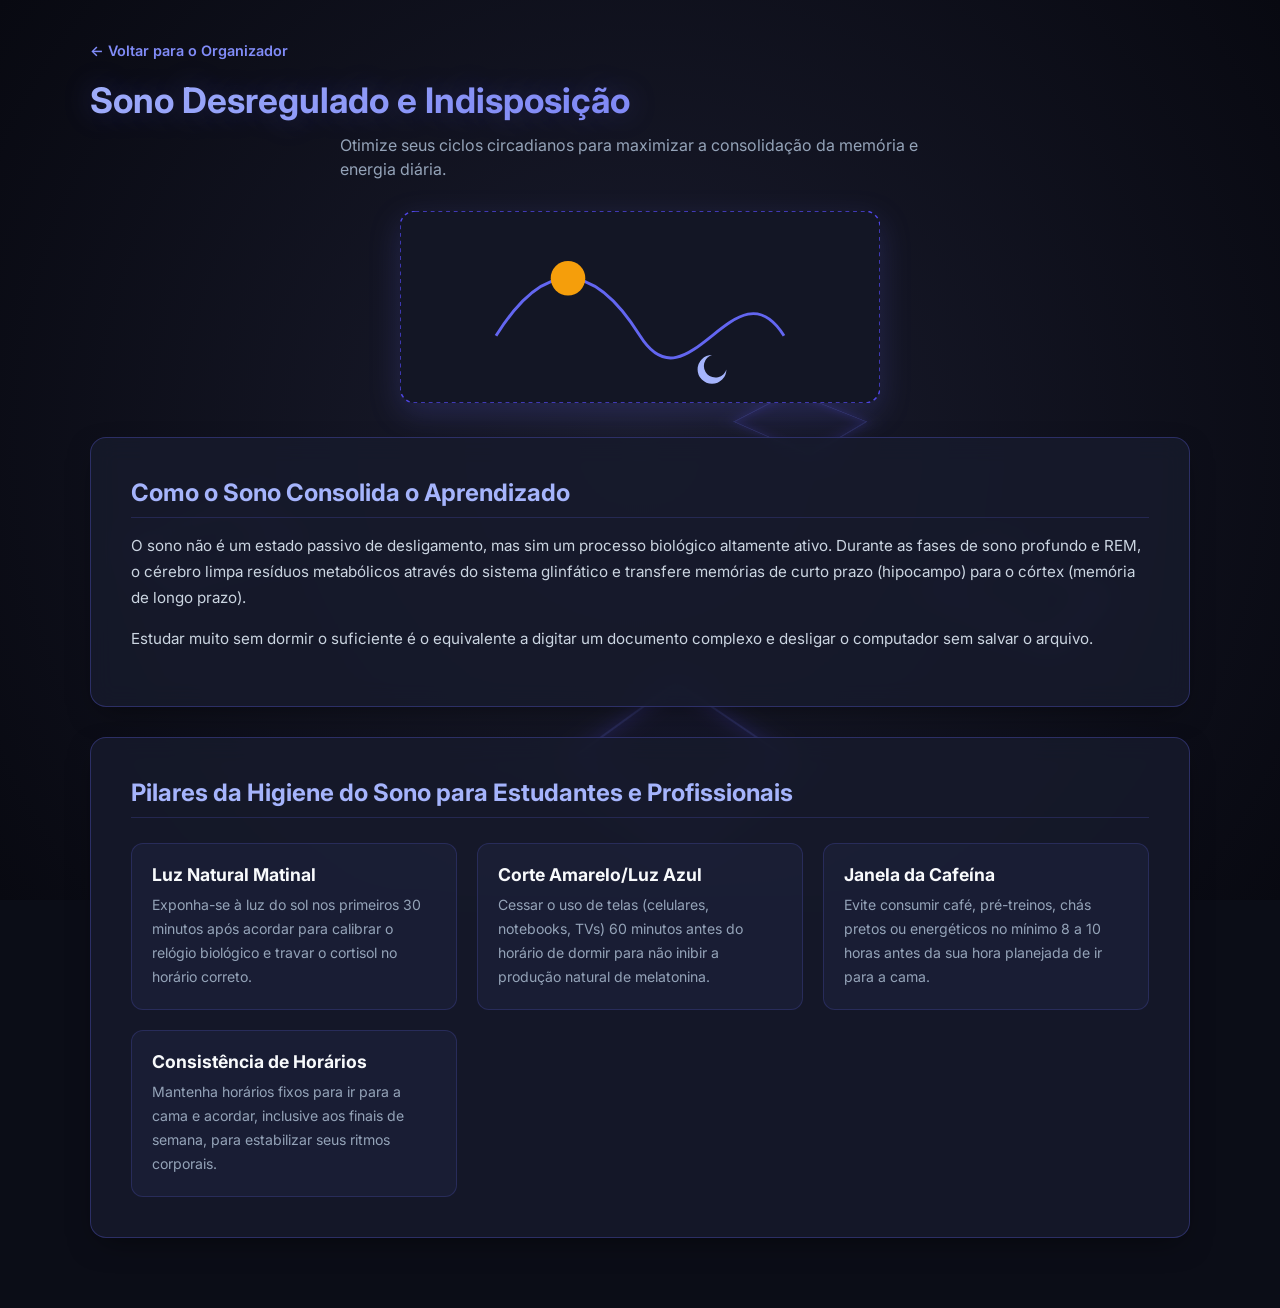
<file: sono-e-indisposicao.html>
<!DOCTYPE html>
<html lang="pt-BR">
<head>
    <meta charset="UTF-8">
    <meta name="viewport" content="width=device-width, initial-scale=1.0">
    <title>Sono e Indisposição | Guia Completo</title>
    <link rel="stylesheet" href="style.css">
    <link rel="preconnect" href="https://fonts.googleapis.com">
    <link rel="preconnect" href="https://fonts.gstatic.com" crossorigin>
    <link href="https://fonts.googleapis.com/css2?family=Inter:wght@300;400;600;700&display=swap" rel="stylesheet">
    <style>
        .page-header { text-align: left; margin-bottom: 30px; }
        .back-link { display: inline-flex; align-items: center; gap: 8px; color: #818cf8; text-decoration: none; font-size: 0.9rem; font-weight: 600; margin-bottom: 20px; transition: color 0.2s; }
        .back-link:hover { color: #c7d2fe; }
        .content-card { background: rgba(23, 27, 44, 0.85); border: 1px solid rgba(99, 102, 241, 0.3); border-radius: 16px; padding: 40px; backdrop-filter: blur(12px); box-shadow: 0 10px 30px -10px rgba(0,0,0,0.5); margin-bottom: 30px; }
        .content-card h2 { color: #a5b4fc; font-size: 1.5rem; margin-bottom: 15px; border-bottom: 1px solid rgba(99, 102, 241, 0.2); padding-bottom: 10px; }
        .content-card p { line-height: 1.7; color: #cbd5e1; margin-bottom: 15px; font-size: 0.95rem; }
        .feature-grid { display: grid; grid-template-columns: repeat(auto-fit, minmax(280px, 1fr)); gap: 20px; margin-top: 25px; }
        .feature-item { background: rgba(30, 36, 62, 0.6); border: 1px solid rgba(99, 102, 241, 0.2); border-radius: 12px; padding: 20px; }
        .feature-item h3 { color: #f8fafc; font-size: 1.1rem; margin-bottom: 8px; }
        .feature-item p { font-size: 0.88rem; color: #94a3b8; margin-bottom: 0; }
        .hero-figure { text-align: center; margin: 30px 0; }
        .hero-figure svg { width: 100%; max-width: 480px; height: auto; filter: drop-shadow(0 10px 15px rgba(99, 102, 241, 0.2)); }
    </style>
</head>
<body>

    <div class="bg-3d-container">
        <div class="cube-grid">
            <div class="cube"></div>
            <div class="cube"></div>
            <div class="cube"></div>
            <div class="cube"></div>
            <div class="cube"></div>
        </div>
    </div>

    <div class="container">
        <header class="page-header">
            <a href="index.html" class="back-link">&larr; Voltar para o Organizador</a>
            <h1>Sono Desregulado e Indisposição</h1>
            <p class="subtitle">Otimize seus ciclos circadianos para maximizar a consolidação da memória e energia diária.</p>
        </header>

        <!-- FIGURA VETORIAL ILUSTRATIVA -->
        <div class="hero-figure">
            <svg viewBox="0 0 500 200" fill="none" xmlns="http://www.w3.org/2000/svg">
                <rect width="500" height="200" rx="16" fill="#131625" stroke="#4F46E5" stroke-width="1.5" stroke-dasharray="4 4"/>
                <path d="M100 130 C150 50, 200 50, 250 130 C300 210, 350 50, 400 130" stroke="#6366F1" stroke-width="3" fill="none"/>
                <circle cx="175" cy="70" r="18" fill="#F59E0B"/>
                <path d="M325 150 A15 15 0 1 0 340 165 A12 12 0 1 1 325 150 Z" fill="#A5B4FC"/>
            </svg>
        </div>

        <main>
            <section class="content-card">
                <h2>Como o Sono Consolida o Aprendizado</h2>
                <p>O sono não é um estado passivo de desligamento, mas sim um processo biológico altamente ativo. Durante as fases de sono profundo e REM, o cérebro limpa resíduos metabólicos através do sistema glinfático e transfere memórias de curto prazo (hipocampo) para o córtex (memória de longo prazo).</p>
                <p>Estudar muito sem dormir o suficiente é o equivalente a digitar um documento complexo e desligar o computador sem salvar o arquivo.</p>
            </section>

            <section class="content-card">
                <h2>Pilares da Higiene do Sono para Estudantes e Profissionais</h2>
                <div class="feature-grid">
                    <div class="feature-item">
                        <h3>Luz Natural Matinal</h3>
                        <p>Exponha-se à luz do sol nos primeiros 30 minutos após acordar para calibrar o relógio biológico e travar o cortisol no horário correto.</p>
                    </div>
                    <div class="feature-item">
                        <h3>Corte Amarelo/Luz Azul</h3>
                        <p>Cessar o uso de telas (celulares, notebooks, TVs) 60 minutos antes do horário de dormir para não inibir a produção natural de melatonina.</p>
                    </div>
                    <div class="feature-item">
                        <h3>Janela da Cafeína</h3>
                        <p>Evite consumir café, pré-treinos, chás pretos ou energéticos no mínimo 8 a 10 horas antes da sua hora planejada de ir para a cama.</p>
                    </div>
                    <div class="feature-item">
                        <h3>Consistência de Horários</h3>
                        <p>Mantenha horários fixos para ir para a cama e acordar, inclusive aos finais de semana, para estabilizar seus ritmos corporais.</p>
                    </div>
                </div>
            </section>
        </main>
    </div>

</body>
</html>
</file>
<file: style.css>
/* RESET E CONFIGURAÇÕES BASE */
* {
    margin: 0;
    padding: 0;
    box-sizing: border-box;
    font-family: 'Inter', sans-serif;
}

body {
    background-color: #0b0d17;
    color: #e2e8f0;
    min-height: 100vh;
    display: flex;
    justify-content: center;
    align-items: center;
    position: relative;
    overflow-x: hidden;
    padding: 40px 20px;
}

/* FUNDO TRIDIMENSIONAL / GEOMÉTRICO (DARK 3D EFFECT) */
.bg-3d-container {
    position: fixed;
    top: 0;
    left: 0;
    width: 100vw;
    height: 100vh;
    z-index: -1;
    perspective: 1000px;
    background: radial-gradient(circle at 50% 50%, #1a1c2e 0%, #080911 100%);
    overflow: hidden;
}

.cube-grid {
    position: absolute;
    width: 100%;
    height: 100%;
    transform-style: preserve-3d;
    transform: rotateX(60deg) rotateZ(-45deg) translateZ(-100px);
    opacity: 0.25;
}

.cube {
    position: absolute;
    width: 120px;
    height: 120px;
    border: 2px solid #6366f1;
    box-shadow: 0 0 20px #4f46e5, inset 0 0 20px #4f46e5;
    background: rgba(30, 27, 75, 0.4);
    transition: transform 0.5s ease;
}

.cube:nth-child(1) { top: 10%; left: 20%; transform: translateZ(50px); }
.cube:nth-child(2) { top: 40%; left: 70%; transform: translateZ(120px); }
.cube:nth-child(3) { top: 70%; left: 30%; transform: translateZ(30px); }
.cube:nth-child(4) { top: 25%; left: 80%; transform: translateZ(80px); }
.cube:nth-child(5) { top: 80%; left: 60%; transform: translateZ(150px); }

/* LAYOUT CONTAINER */
.container {
    max-width: 1100px;
    width: 100%;
    z-index: 1;
}

header {
    text-align: center;
    margin-bottom: 50px;
}

header h1 {
    font-size: 2.2rem;
    font-weight: 700;
    background: linear-gradient(135deg, #a5b4fc 0%, #6366f1 100%);
    -webkit-background-clip: text;
    -webkit-text-fill-color: transparent;
    margin-bottom: 12px;
    text-shadow: 0 0 30px rgba(99, 102, 241, 0.3);
}

header .subtitle {
    font-size: 1rem;
    color: #94a3b8;
    max-width: 600px;
    margin: 0 auto;
    line-height: 1.5;
}

/* CARDS GRID */
.cards-grid {
    display: grid;
    grid-template-columns: repeat(auto-fit, minmax(300px, 1fr));
    gap: 25px;
}

.card {
    background: rgba(23, 27, 44, 0.7);
    border: 1px solid rgba(99, 102, 241, 0.2);
    border-radius: 16px;
    padding: 30px;
    backdrop-filter: blur(12px);
    cursor: pointer;
    transition: all 0.3s cubic-bezier(0.4, 0, 0.2, 1);
    display: flex;
    flex-direction: column;
    justify-content: space-between;
    position: relative;
    box-shadow: 0 10px 30px -10px rgba(0, 0, 0, 0.5);
}

.card:hover {
    transform: translateY(-8px) scale(1.02);
    border-color: #6366f1;
    box-shadow: 0 20px 40px -15px rgba(99, 102, 241, 0.4);
    background: rgba(30, 36, 62, 0.85);
}

.card-icon {
    font-size: 2.5rem;
    margin-bottom: 15px;
}

.card h3 {
    font-size: 1.25rem;
    color: #f8fafc;
    margin-bottom: 10px;
}

.card p {
    font-size: 0.9rem;
    color: #94a3b8;
    line-height: 1.5;
    margin-bottom: 20px;
}

.btn-detalhes {
    font-size: 0.85rem;
    font-weight: 600;
    color: #818cf8;
    display: inline-block;
    transition: color 0.2s ease;
}

.card:hover .btn-detalhes {
    color: #c7d2fe;
}

/* MODAL */
.modal {
    display: none;
    position: fixed;
    top: 0;
    left: 0;
    width: 100%;
    height: 100%;
    background-color: rgba(5, 7, 15, 0.85);
    backdrop-filter: blur(8px);
    z-index: 100;
    justify-content: center;
    align-items: center;
    padding: 20px;
    animation: fadeIn 0.3s ease;
}

.modal-content {
    background: #171b2c;
    border: 1px solid #4f46e5;
    width: 100%;
    max-width: 550px;
    border-radius: 16px;
    padding: 30px;
    position: relative;
    box-shadow: 0 25px 50px -12px rgba(0, 0, 0, 0.7);
    color: #e2e8f0;
    animation: slideUp 0.3s ease;
}

.close-btn {
    position: absolute;
    top: 15px;
    right: 20px;
    font-size: 1.8rem;
    color: #94a3b8;
    cursor: pointer;
    transition: color 0.2s;
}

.close-btn:hover {
    color: #f8fafc;
}

.modal-content h2 {
    font-size: 1.4rem;
    color: #a5b4fc;
    margin-bottom: 12px;
}

.modal-content hr {
    border: none;
    height: 1px;
    background: rgba(99, 102, 241, 0.3);
    margin-bottom: 20px;
}

.modal-content h4 {
    font-size: 1rem;
    color: #f8fafc;
    margin-top: 15px;
    margin-bottom: 8px;
}

.modal-content p {
    font-size: 0.9rem;
    color: #cbd5e1;
    line-height: 1.6;
}

.modal-content ul {
    margin-left: 20px;
    margin-top: 10px;
}

.modal-content li {
    font-size: 0.9rem;
    color: #cbd5e1;
    line-height: 1.6;
    margin-bottom: 8px;
}

.modal-content li strong {
    color: #818cf8;
}

/* ANIMAÇÕES */
@keyframes fadeIn {
    from { opacity: 0; }
    to { opacity: 1; }
}

@keyframes slideUp {
    from { transform: translateY(30px); opacity: 0; }
    to { transform: translateY(0); opacity: 1; }
}

/* RESPONSIVIDADE */
@media (max-width: 600px) {
    header h1 {
        font-size: 1.6rem;
    }
    
    .card {
        padding: 20px;
    }
}
</file>
